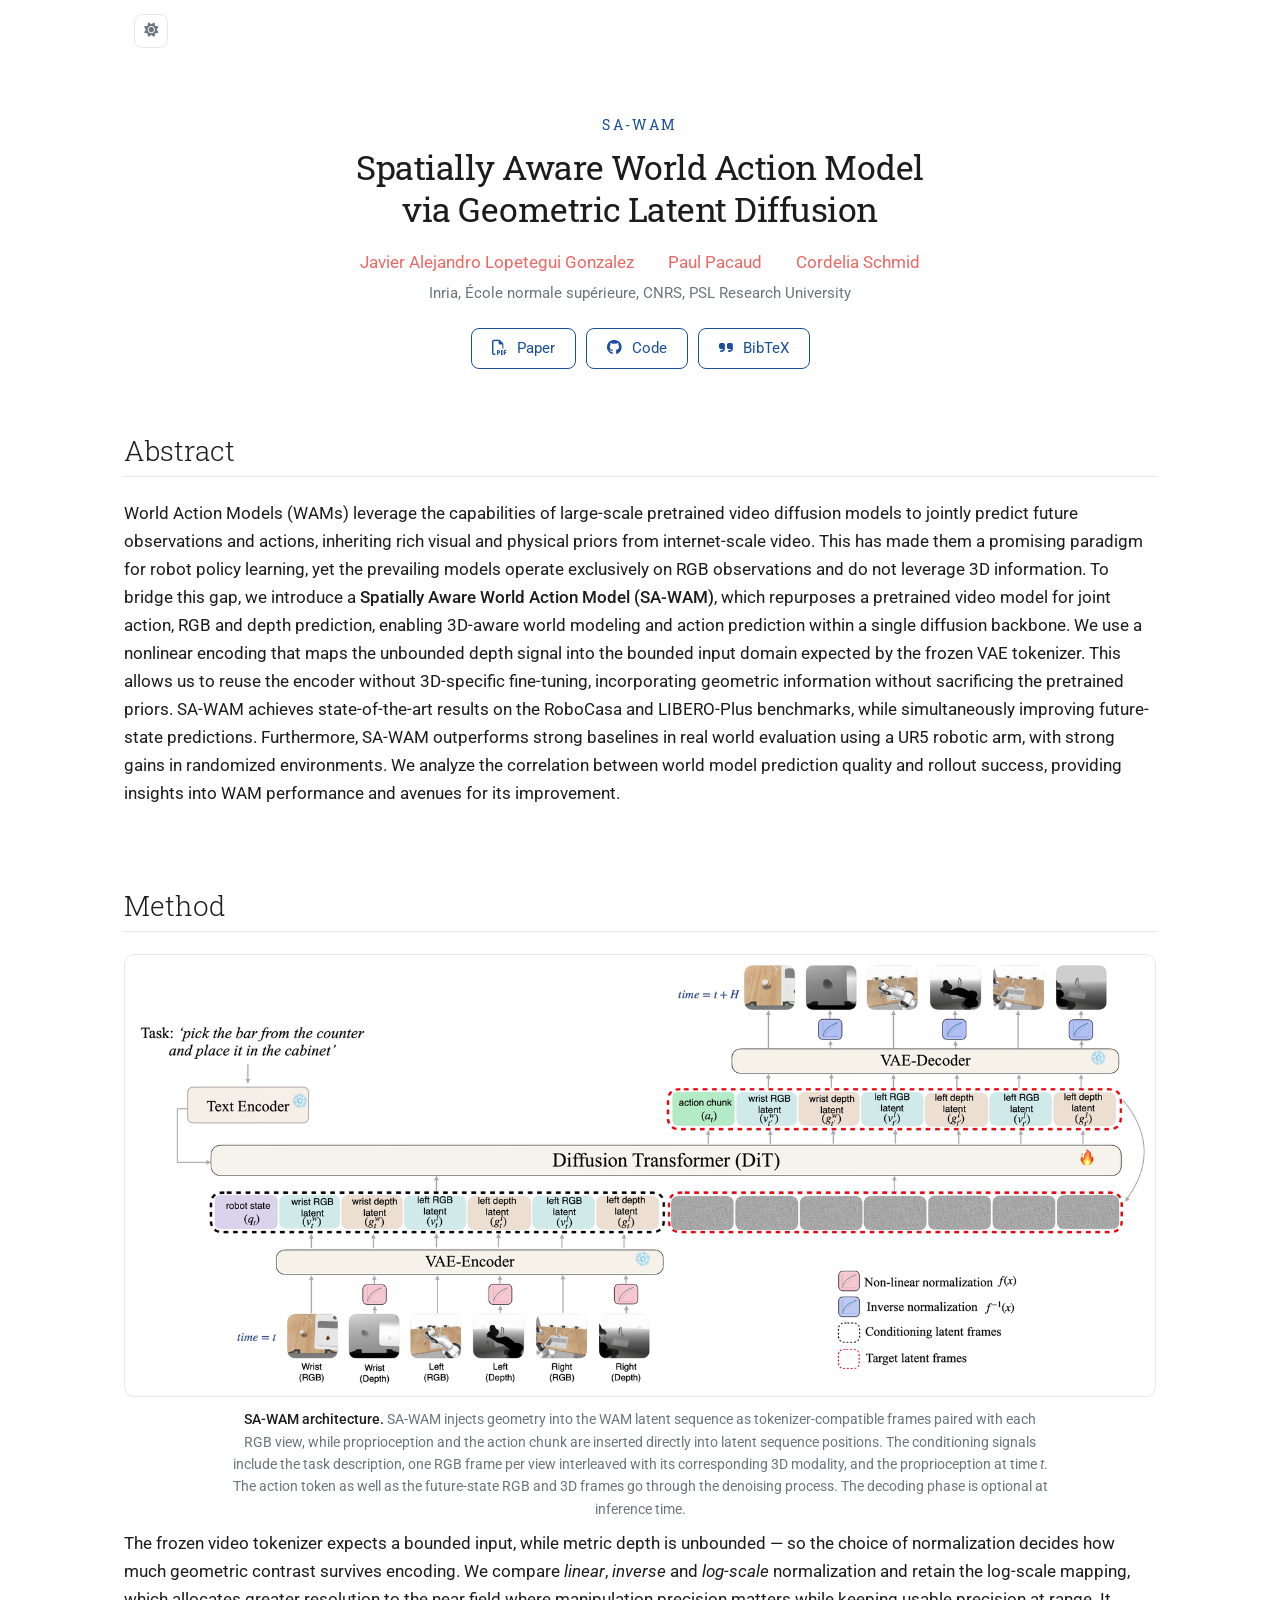
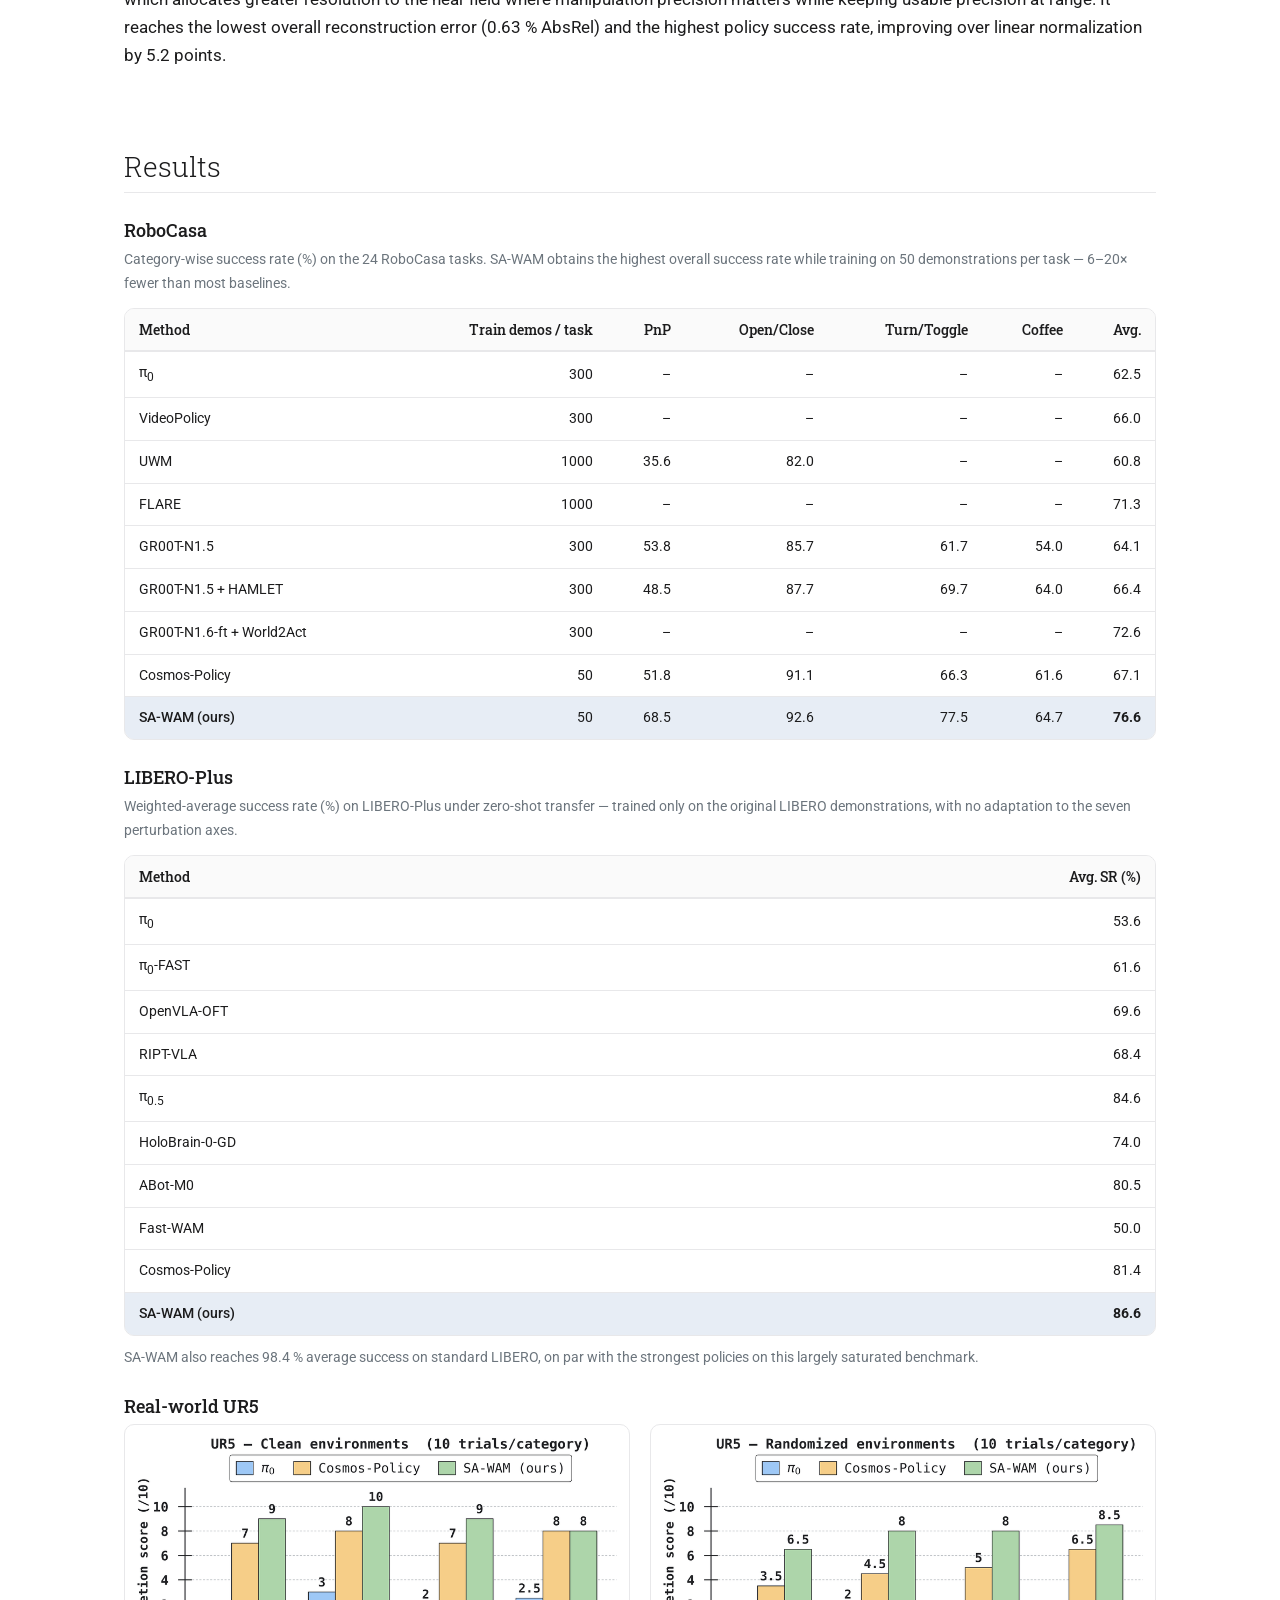
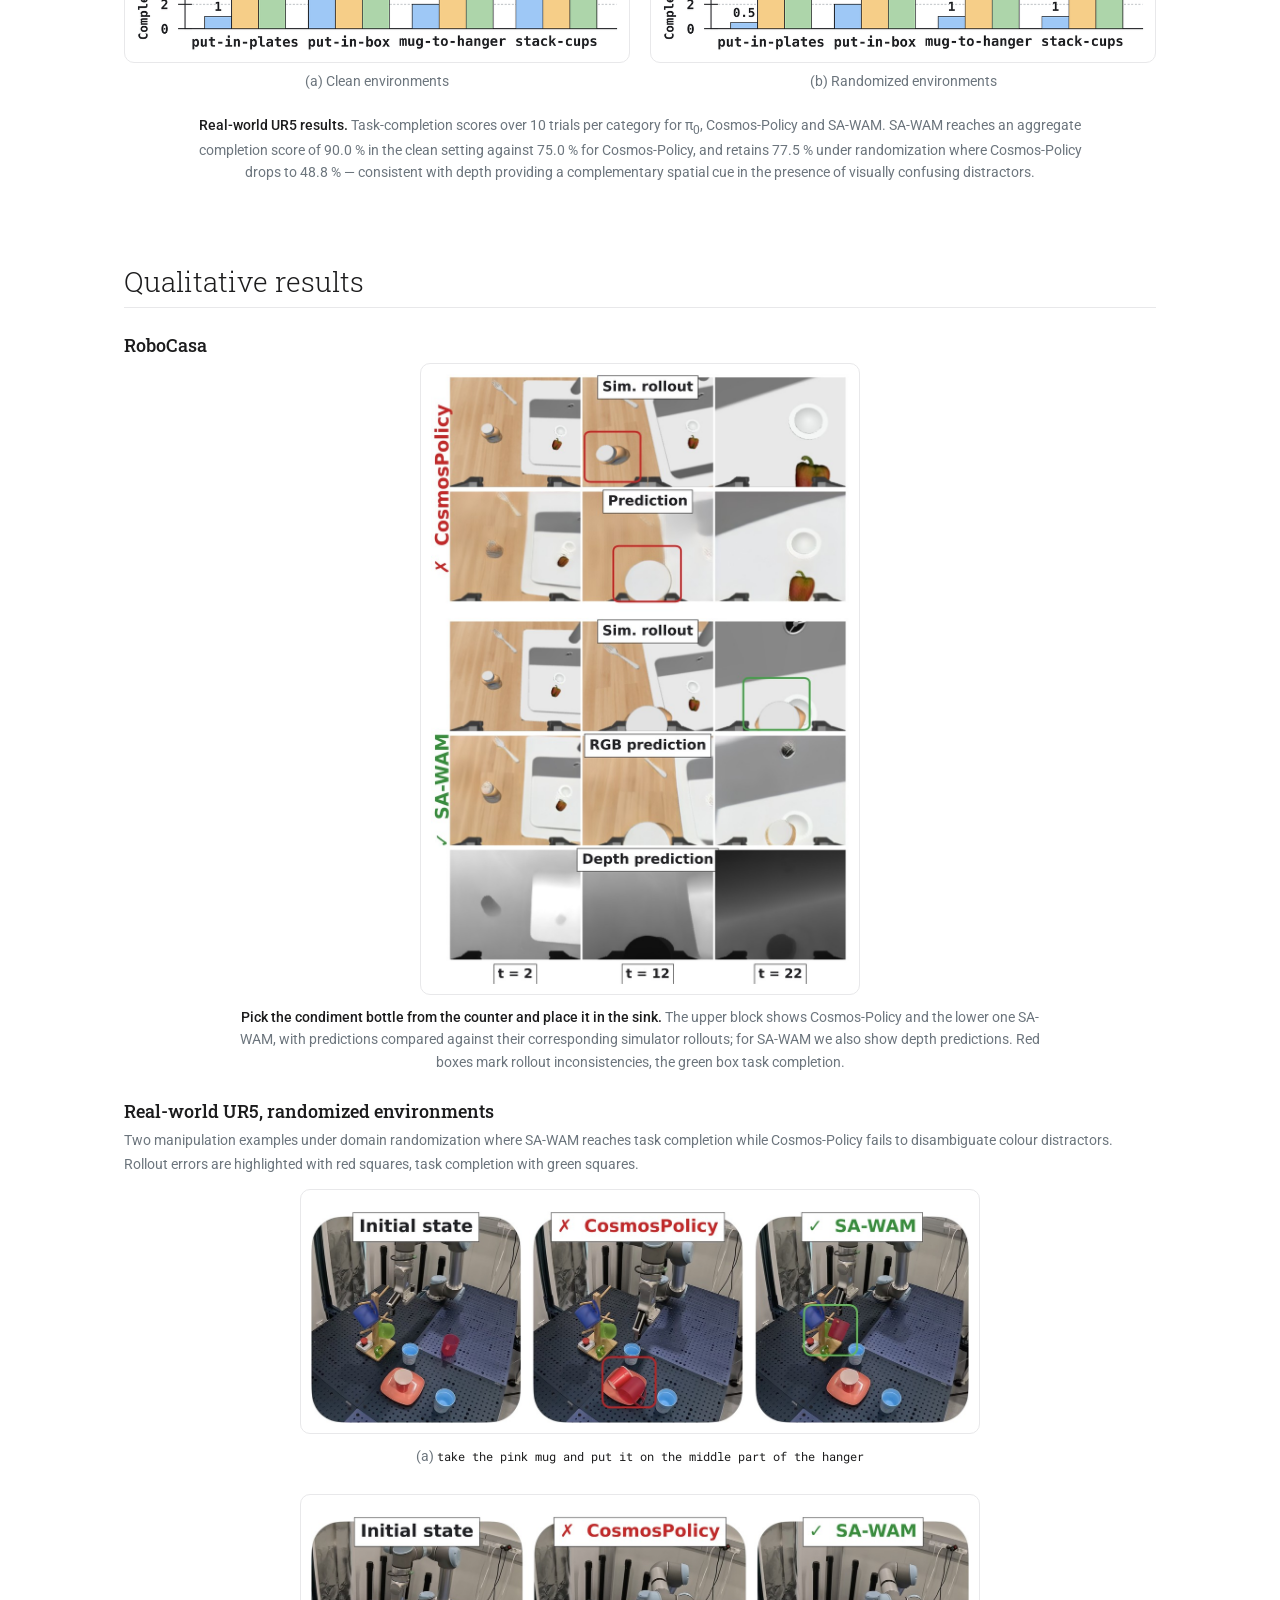
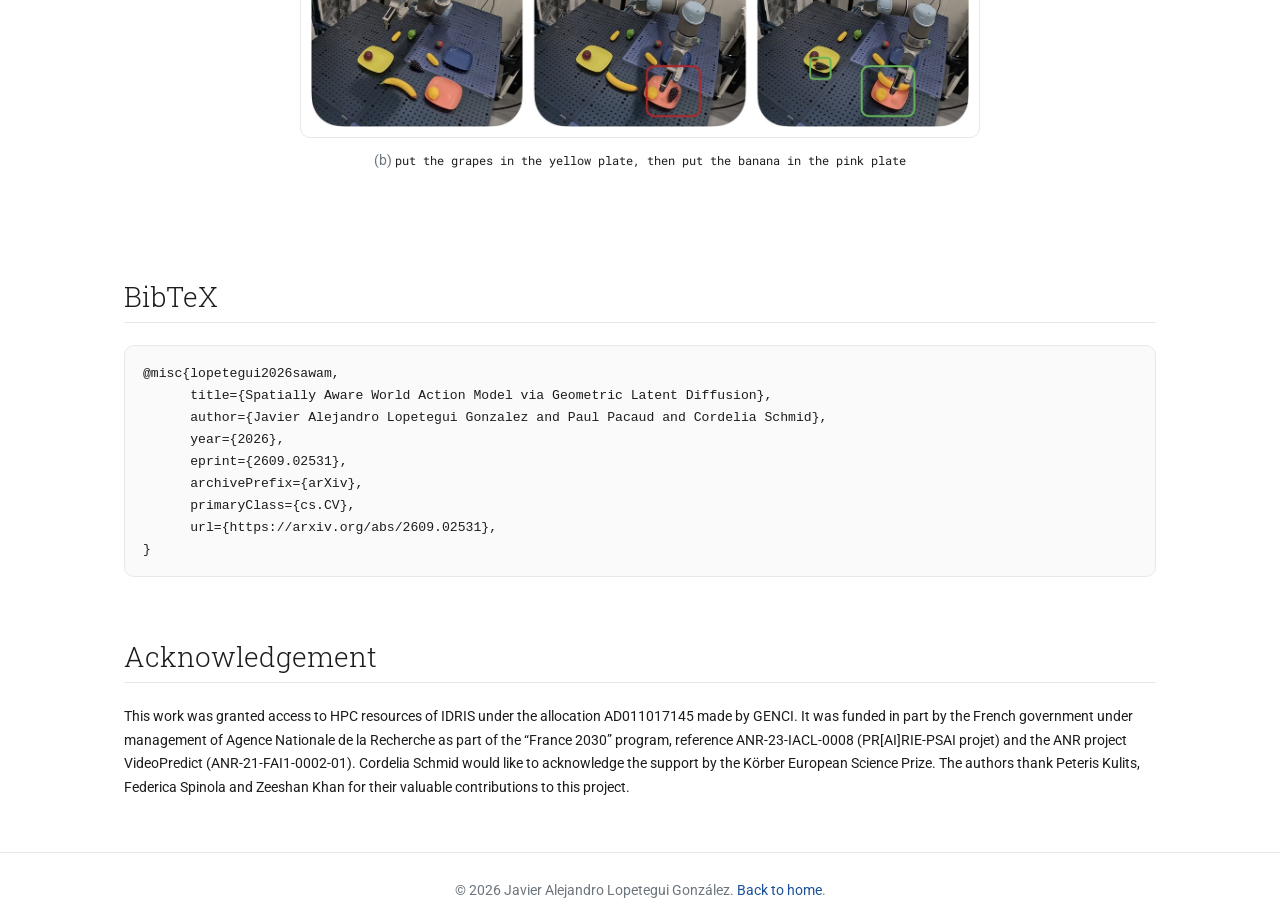
<file: projects/sa_wam.html>
<!DOCTYPE html>
<html lang="en">
<head>
  <meta charset="utf-8" />
  <meta name="viewport" content="width=device-width, initial-scale=1" />
  <title>SA-WAM</title>
  <meta name="description" content="Spatially Aware World Action Model via Geometric Latent Diffusion — injecting explicit depth into World Action Models for robot policy learning." />

  <meta property="og:title" content="SA-WAM: Spatially Aware World Action Model via Geometric Latent Diffusion" />
  <meta property="og:description" content="Injecting explicit depth into World Action Models for robot policy learning." />
  <meta property="og:type" content="website" />
  <meta property="og:url" content="https://jlopetegui98.github.io/projects/sa_wam.html" />
  <meta property="og:image" content="https://jlopetegui98.github.io/assets/img/sawam/teaser.png" />

  <link rel="icon" href="../assets/img/favicon.svg" type="image/svg+xml" />

  <link rel="preconnect" href="https://fonts.googleapis.com" />
  <link rel="preconnect" href="https://fonts.gstatic.com" crossorigin />
  <link href="https://fonts.googleapis.com/css2?family=Roboto+Slab:wght@300;400;500;700&family=Roboto:wght@300;400;500;700&family=Roboto+Mono:wght@400&display=swap" rel="stylesheet" />
  <link rel="stylesheet" href="https://cdn.jsdelivr.net/npm/@fortawesome/fontawesome-free@6.7.2/css/all.min.css" />

  <link rel="stylesheet" href="../assets/css/style.css?v=2" />
  <link rel="stylesheet" href="../assets/css/project.css?v=5" />

  <script>
    (function () {
      var t = localStorage.getItem("theme");
      if (!t) t = window.matchMedia("(prefers-color-scheme: dark)").matches ? "dark" : "light";
      document.documentElement.setAttribute("data-theme", t);
    })();
  </script>
</head>

<body>
  <header class="navbar" id="navbar">
    <div class="nav-inner">
      <nav class="nav-links" id="nav-links">
        <button class="theme-toggle" id="theme-toggle" aria-label="Toggle dark mode">
          <i class="fa-solid fa-sun icon-light"></i>
          <i class="fa-solid fa-moon icon-dark"></i>
        </button>
      </nav>
    </div>
  </header>

  <main>
    <!-- ══════════════════════════════ TITLE ══════════════════════════════ -->
    <section class="paper-head">
      <div class="container">
        <p class="paper-tag">SA-WAM</p>
        <h1 class="paper-title">Spatially Aware World Action Model<br />via Geometric Latent Diffusion</h1>

        <p class="paper-authors">
          <a href="../index.html">Javier Alejandro Lopetegui Gonzalez</a>
          <a href="https://paulpacaud.com/" target="_blank" rel="noopener">Paul Pacaud</a>
          <a href="https://cordeliaschmid.github.io/" target="_blank" rel="noopener">Cordelia Schmid</a>
        </p>
        <p class="paper-affil">Inria, École normale supérieure, CNRS, PSL Research University</p>

        <p class="paper-links">
          <a href="https://arxiv.org/abs/2609.02531" target="_blank" rel="noopener" class="btn btn-lg"><i class="fa-regular fa-file-pdf"></i> Paper</a>
          <a href="https://github.com/jlopetegui98/sa-wam" target="_blank" rel="noopener" class="btn btn-lg"><i class="fa-brands fa-github"></i> Code</a>
          <a href="#bibtex" class="btn btn-lg"><i class="fa-solid fa-quote-right"></i> BibTeX</a>
        </p>
      </div>
    </section>

    <!-- ══════════════════════════════ ABSTRACT ══════════════════════════════ -->
    <section id="abstract">
      <div class="container">
        <h2 class="section-title">Abstract</h2>
        <div class="prose">
          <p>
            World Action Models (WAMs) leverage the capabilities of large-scale pretrained video diffusion models
            to jointly predict future observations and actions, inheriting rich visual and physical priors from
            internet-scale video. This has made them a promising paradigm for robot policy learning, yet the
            prevailing models operate exclusively on RGB observations and do not leverage 3D information. To bridge
            this gap, we introduce a <strong>Spatially Aware World Action Model (SA-WAM)</strong>, which repurposes a
            pretrained video model for joint action, RGB and depth prediction, enabling 3D-aware world modeling and
            action prediction within a single diffusion backbone. We use a nonlinear encoding that maps the unbounded
            depth signal into the bounded input domain expected by the frozen VAE tokenizer. This allows us to reuse
            the encoder without 3D-specific fine-tuning, incorporating geometric information without sacrificing the
            pretrained priors. SA-WAM achieves state-of-the-art results on the RoboCasa and LIBERO-Plus benchmarks,
            while simultaneously improving future-state predictions. Furthermore, SA-WAM outperforms strong baselines
            in real world evaluation using a UR5 robotic arm, with strong gains in randomized environments. We analyze
            the correlation between world model prediction quality and rollout success, providing insights into WAM
            performance and avenues for its improvement.
          </p>
        </div>
      </div>
    </section>

    <!-- ══════════════════════════════ METHOD ══════════════════════════════ -->
    <section id="method">
      <div class="container">
        <h2 class="section-title">Method</h2>
        <figure class="fig">
          <img src="../assets/img/sawam/method.png" alt="SA-WAM architecture" />
          <figcaption>
            <strong>SA-WAM architecture.</strong> SA-WAM injects geometry into the WAM latent sequence as
            tokenizer-compatible frames paired with each RGB view, while proprioception and the action chunk are
            inserted directly into latent sequence positions. The conditioning signals include the task description,
            one RGB frame per view interleaved with its corresponding 3D modality, and the proprioception at time
            <em>t</em>. The action token as well as the future-state RGB and 3D frames go through the denoising
            process. The decoding phase is optional at inference time.
          </figcaption>
        </figure>

        <div class="prose">
          <p>
            The frozen video tokenizer expects a bounded input, while metric depth is unbounded — so the choice of
            normalization decides how much geometric contrast survives encoding. We compare <em>linear</em>,
            <em>inverse</em> and <em>log-scale</em> normalization and retain the log-scale mapping, which allocates
            greater resolution to the near field where manipulation precision matters while keeping usable precision
            at range. It reaches the lowest overall reconstruction error (0.63&nbsp;% AbsRel) and the highest policy
            success rate, improving over linear normalization by 5.2 points.
          </p>
        </div>
      </div>
    </section>

    <!-- ══════════════════════════════ RESULTS ══════════════════════════════ -->
    <section id="results">
      <div class="container">
        <h2 class="section-title">Results</h2>

        <h3 class="sub-title">RoboCasa</h3>
        <p class="table-caption">
          Category-wise success rate (%) on the 24 RoboCasa tasks. SA-WAM obtains the highest overall success rate
          while training on 50 demonstrations per task — 6–20× fewer than most baselines.
        </p>
        <div class="table-wrap">
          <table class="results">
            <thead>
              <tr>
                <th>Method</th><th>Train demos / task</th><th>PnP</th><th>Open/Close</th>
                <th>Turn/Toggle</th><th>Coffee</th><th>Avg.</th>
              </tr>
            </thead>
            <tbody>
              <tr><td>π<sub>0</sub></td><td>300</td><td>–</td><td>–</td><td>–</td><td>–</td><td>62.5</td></tr>
              <tr><td>VideoPolicy</td><td>300</td><td>–</td><td>–</td><td>–</td><td>–</td><td>66.0</td></tr>
              <tr><td>UWM</td><td>1000</td><td>35.6</td><td>82.0</td><td>–</td><td>–</td><td>60.8</td></tr>
              <tr><td>FLARE</td><td>1000</td><td>–</td><td>–</td><td>–</td><td>–</td><td>71.3</td></tr>
              <tr><td>GR00T-N1.5</td><td>300</td><td>53.8</td><td>85.7</td><td>61.7</td><td>54.0</td><td>64.1</td></tr>
              <tr><td>GR00T-N1.5 + HAMLET</td><td>300</td><td>48.5</td><td>87.7</td><td>69.7</td><td>64.0</td><td>66.4</td></tr>
              <tr><td>GR00T-N1.6-ft + World2Act</td><td>300</td><td>–</td><td>–</td><td>–</td><td>–</td><td>72.6</td></tr>
              <tr><td>Cosmos-Policy</td><td>50</td><td>51.8</td><td>91.1</td><td>66.3</td><td>61.6</td><td>67.1</td></tr>
              <tr class="ours">
                <td><strong>SA-WAM (ours)</strong></td><td>50</td><td>68.5</td><td>92.6</td>
                <td>77.5</td><td>64.7</td><td class="best">76.6</td>
              </tr>
            </tbody>
          </table>
        </div>

        <h3 class="sub-title">LIBERO-Plus</h3>
        <p class="table-caption">
          Weighted-average success rate (%) on LIBERO-Plus under zero-shot transfer — trained only on the original
          LIBERO demonstrations, with no adaptation to the seven perturbation axes.
        </p>
        <div class="table-wrap">
          <table class="results">
            <thead>
              <tr><th>Method</th><th>Avg. SR (%)</th></tr>
            </thead>
            <tbody>
              <tr><td>π<sub>0</sub></td><td>53.6</td></tr>
              <tr><td>π<sub>0</sub>-FAST</td><td>61.6</td></tr>
              <tr><td>OpenVLA-OFT</td><td>69.6</td></tr>
              <tr><td>RIPT-VLA</td><td>68.4</td></tr>
              <tr><td>π<sub>0.5</sub></td><td>84.6</td></tr>
              <tr><td>HoloBrain-0-GD</td><td>74.0</td></tr>
              <tr><td>ABot-M0</td><td>80.5</td></tr>
              <tr><td>Fast-WAM</td><td>50.0</td></tr>
              <tr><td>Cosmos-Policy</td><td>81.4</td></tr>
              <tr class="ours"><td><strong>SA-WAM (ours)</strong></td><td class="best">86.6</td></tr>
            </tbody>
          </table>
        </div>
        <p class="note">
          SA-WAM also reaches 98.4&nbsp;% average success on standard LIBERO, on par with the strongest policies on
          this largely saturated benchmark.
        </p>

        <h3 class="sub-title">Real-world UR5</h3>
        <div class="fig-pair">
          <figure class="fig">
            <img src="../assets/img/sawam/ur5_clean.png" alt="Task-completion scores on the real UR5 arm, clean environments" />
            <figcaption>(a) Clean environments</figcaption>
          </figure>
          <figure class="fig">
            <img src="../assets/img/sawam/ur5_randomized.png" alt="Task-completion scores on the real UR5 arm, randomized environments" />
            <figcaption>(b) Randomized environments</figcaption>
          </figure>
        </div>
        <p class="fig-note">
          <strong>Real-world UR5 results.</strong> Task-completion scores over 10 trials per category for
          π<sub>0</sub>, Cosmos-Policy and SA-WAM. SA-WAM reaches an aggregate completion score of 90.0&nbsp;% in
          the clean setting against 75.0&nbsp;% for Cosmos-Policy, and retains 77.5&nbsp;% under randomization
          where Cosmos-Policy drops to 48.8&nbsp;% — consistent with depth providing a complementary spatial cue
          in the presence of visually confusing distractors.
        </p>
      </div>
    </section>

    <!-- ══════════════════════════════ QUALITATIVE ══════════════════════════════ -->
    <section id="qualitative">
      <div class="container">
        <h2 class="section-title">Qualitative results</h2>

        <h3 class="sub-title">RoboCasa</h3>
        <figure class="fig fig-portrait">
          <img src="../assets/img/sawam/qual_robocasa.jpg" alt="RoboCasa pick-and-place rollouts and predictions for Cosmos-Policy and SA-WAM" />
          <figcaption>
            <strong>Pick the condiment bottle from the counter and place it in the sink.</strong> The upper block
            shows Cosmos-Policy and the lower one SA-WAM, with predictions compared against their corresponding
            simulator rollouts; for SA-WAM we also show depth predictions. Red boxes mark rollout inconsistencies,
            the green box task completion.
          </figcaption>
        </figure>

        <h3 class="sub-title">Real-world UR5, randomized environments</h3>
        <p class="table-caption">
          Two manipulation examples under domain randomization where SA-WAM reaches task completion while
          Cosmos-Policy fails to disambiguate colour distractors. Rollout errors are highlighted with red squares,
          task completion with green squares.
        </p>
        <figure class="fig fig-qual">
          <img src="../assets/img/sawam/qual_ur5_mug.jpg" alt="UR5 randomized example: take the pink mug and put it on the middle part of the hanger" />
          <figcaption>(a) <code>take the pink mug and put it on the middle part of the hanger</code></figcaption>
        </figure>
        <figure class="fig fig-qual">
          <img src="../assets/img/sawam/qual_ur5_grapes.jpg" alt="UR5 randomized example: put the grapes in the yellow plate, then put the banana in the pink plate" />
          <figcaption>(b) <code>put the grapes in the yellow plate, then put the banana in the pink plate</code></figcaption>
        </figure>
      </div>
    </section>

    <!-- ══════════════════════════════ BIBTEX ══════════════════════════════ -->
    <section id="bibtex">
      <div class="container">
        <h2 class="section-title">BibTeX</h2>
        <pre class="bibtex"><code>@misc{lopetegui2026sawam,
      title={Spatially Aware World Action Model via Geometric Latent Diffusion},
      author={Javier Alejandro Lopetegui Gonzalez and Paul Pacaud and Cordelia Schmid},
      year={2026},
      eprint={2609.02531},
      archivePrefix={arXiv},
      primaryClass={cs.CV},
      url={https://arxiv.org/abs/2609.02531},
}</code></pre>
      </div>
    </section>

    <!-- ══════════════════════════════ ACKNOWLEDGEMENT ══════════════════════════════ -->
    <section id="acknowledgement" class="tight">
      <div class="container">
        <h2 class="section-title">Acknowledgement</h2>
        <div class="prose">
          <p class="ack">
            This work was granted access to HPC resources of IDRIS under the allocation AD011017145 made by GENCI.
            It was funded in part by the French government under management of Agence Nationale de la Recherche as
            part of the “France 2030” program, reference ANR-23-IACL-0008 (PR[AI]RIE-PSAI projet) and the ANR project
            VideoPredict (ANR-21-FAI1-0002-01). Cordelia Schmid would like to acknowledge the support by the Körber
            European Science Prize. The authors thank Peteris Kulits, Federica Spinola and Zeeshan Khan for their
            valuable contributions to this project.
          </p>
        </div>
      </div>
    </section>
  </main>

  <footer class="footer">
    <div class="container">
      <p>© 2026 Javier Alejandro Lopetegui González. <a href="../index.html">Back to home</a>.</p>
    </div>
  </footer>

  <script src="../assets/js/main.js?v=2"></script>
</body>
</html>
</file>
<file: assets/css/style.css>
/* ============================================================================
   Javier Lopetegui — personal site
   Single-page layout, al-folio-inspired palette & typography.
   Change --accent below to re-skin the whole site.
   ========================================================================== */

:root {
  /* --- the one knob that matters ------------------------------------- */
  --accent:        #1a4f9c;          /* deep blue */
  --accent-soft:   rgba(26, 79, 156, 0.10);

  /* --- light theme ---------------------------------------------------- */
  --bg:            #ffffff;
  --bg-alt:        #fafafa;
  --text:          #1c1c1d;
  --text-muted:    #6c757d;
  --border:        #e8e8ea;
  --nav-bg:        rgba(255, 255, 255, 0.82);
  --shadow:        0 1px 3px rgba(0, 0, 0, 0.06);
  --shadow-hover:  0 6px 20px rgba(0, 0, 0, 0.09);

  --maxw:          1080px;
  --nav-h:         62px;
  --font-head:     "Roboto Slab", Georgia, serif;
  --font-body:     "Roboto", -apple-system, BlinkMacSystemFont, "Segoe UI", Helvetica, Arial, sans-serif;
}

:root[data-theme="dark"] {
  --accent:        #6fa8ff;
  --accent-soft:   rgba(111, 168, 255, 0.14);

  --bg:            #1c1c1d;
  --bg-alt:        #232325;
  --text:          #e6e6e6;
  --text-muted:    #9a9a9e;
  --border:        #313134;
  --nav-bg:        rgba(28, 28, 29, 0.82);
  --shadow:        0 1px 3px rgba(0, 0, 0, 0.4);
  --shadow-hover:  0 6px 20px rgba(0, 0, 0, 0.5);
}

/* ---------------------------------------------------------------- base -- */
* { box-sizing: border-box; }

html {
  scroll-behavior: smooth;
  -webkit-text-size-adjust: 100%;
}

body {
  margin: 0;
  font-family: var(--font-body);
  font-size: 17px;
  line-height: 1.65;
  color: var(--text);
  background: var(--bg);
  transition: background-color 0.25s ease, color 0.25s ease;
}

.container {
  max-width: var(--maxw);
  margin: 0 auto;
  padding: 0 24px;
}

a {
  color: var(--accent);
  text-decoration: none;
  transition: opacity 0.15s ease;
}
a:hover { opacity: 0.72; text-decoration: underline; }

h1, h2, h3 {
  font-family: var(--font-head);
  font-weight: 500;
  line-height: 1.25;
  margin: 0;
}

strong { font-weight: 500; }

section {
  padding: 40px 0;
  scroll-margin-top: calc(var(--nav-h) + 8px);
}

.section-title {
  font-size: 1.75rem;
  font-weight: 300;
  margin-bottom: 22px;
  padding-bottom: 8px;
  border-bottom: 1px solid var(--border);
}

/* -------------------------------------------------------------- navbar -- */
.navbar {
  position: sticky;
  top: 0;
  z-index: 100;
  height: var(--nav-h);
  background: var(--nav-bg);
  backdrop-filter: saturate(180%) blur(12px);
  -webkit-backdrop-filter: saturate(180%) blur(12px);
  border-bottom: 1px solid transparent;
  transition: border-color 0.2s ease, box-shadow 0.2s ease;
}
.navbar.scrolled {
  border-bottom-color: var(--border);
  box-shadow: var(--shadow);
}

.nav-inner {
  max-width: var(--maxw);
  height: 100%;
  margin: 0 auto;
  padding: 0 24px;
  display: flex;
  align-items: center;
  justify-content: space-between;
}

.nav-brand {
  font-family: var(--font-head);
  font-size: 1.15rem;
  font-weight: 500;
  color: var(--text);
  letter-spacing: -0.01em;
}
.nav-brand:hover { color: var(--accent); text-decoration: none; opacity: 1; }

.nav-links {
  display: flex;
  align-items: center;
  gap: 4px;
}

.nav-link {
  position: relative;
  padding: 6px 12px;
  border-radius: 6px;
  font-size: 0.95rem;
  color: var(--text-muted);
}
.nav-link:hover {
  color: var(--text);
  background: var(--bg-alt);
  text-decoration: none;
  opacity: 1;
}
.nav-link.active {
  color: var(--accent);
  background: var(--accent-soft);
}
.nav-cv {
  border: 1px solid var(--border);
  margin-left: 6px;
}

.theme-toggle {
  margin-left: 10px;
  width: 34px;
  height: 34px;
  display: grid;
  place-items: center;
  border: 1px solid var(--border);
  border-radius: 8px;
  background: transparent;
  color: var(--text-muted);
  cursor: pointer;
  font-size: 0.9rem;
  transition: color 0.15s ease, border-color 0.15s ease;
}
.theme-toggle:hover { color: var(--accent); border-color: var(--accent); }

:root[data-theme="light"] .icon-dark  { display: none; }
:root[data-theme="dark"]  .icon-light { display: none; }

.nav-toggle {
  display: none;
  border: 1px solid var(--border);
  border-radius: 8px;
  background: transparent;
  color: var(--text);
  width: 38px;
  height: 34px;
  cursor: pointer;
}

/* ---------------------------------------------------------------- hero -- */
.hero { padding: 56px 0 30px; }

.hero-grid {
  display: grid;
  grid-template-columns: 1fr 210px;
  gap: 46px;
  align-items: center;
}

.hero-greeting {
  margin: 0 0 2px;
  color: var(--text-muted);
  font-size: 1.05rem;
  letter-spacing: 0.02em;
}

.hero-name {
  font-size: 2.55rem;
  font-weight: 300;
  margin-bottom: 12px;
  letter-spacing: -0.02em;
}
.accent { color: var(--accent); font-weight: 500; }

.hero-tagline {
  margin: 0 0 14px;
  font-size: 1.08rem;
  color: var(--text);
}

.hero-blurb {
  margin: 0 0 20px;
  color: var(--text-muted);
  font-size: 1rem;
}

.hero-photo img {
  width: 100%;
  aspect-ratio: 1 / 1;
  object-fit: cover;
  border-radius: 50%;
  box-shadow: var(--shadow-hover);
}

/* ------------------------------------------------------------- socials -- */
.socials {
  display: flex;
  gap: 8px;
  list-style: none;
  margin: 0;
  padding: 0;
}
.socials a {
  display: grid;
  place-items: center;
  width: 40px;
  height: 40px;
  border: 1px solid var(--border);
  border-radius: 10px;
  color: var(--text-muted);
  font-size: 1.15rem;
  transition: all 0.18s ease;
}
.socials a:hover {
  color: #fff;
  background: var(--accent);
  border-color: var(--accent);
  transform: translateY(-2px);
  opacity: 1;
  text-decoration: none;
}

/* --------------------------------------------------------------- prose -- */
.prose p {
  margin: 0 0 15px;
  color: var(--text);
}
.prose p:last-child { margin-bottom: 0; }

/* ---------------------------------------------------------------- news -- */
.news-list {
  list-style: none;
  margin: 0;
  padding: 0;
}
.news-list li {
  display: grid;
  grid-template-columns: 96px 1fr;
  gap: 18px;
  padding: 11px 0;
  border-bottom: 1px dashed var(--border);
}
.news-list li:last-child { border-bottom: none; }

.news-date {
  font-family: var(--font-head);
  font-size: 0.88rem;
  color: var(--accent);
  padding-top: 2px;
  white-space: nowrap;
}
.news-text { font-size: 0.97rem; }

/* -------------------------------------------------------- publications -- */
.pub {
  display: grid;
  grid-template-columns: 380px 1fr;
  gap: 26px;
  align-items: start;
  padding: 22px;
  margin-bottom: 18px;
  border: 1px solid var(--border);
  border-radius: 12px;
  background: var(--bg-alt);
  transition: box-shadow 0.2s ease, transform 0.2s ease;
}
.pub:hover { box-shadow: var(--shadow-hover); transform: translateY(-2px); }


/* The figure spans the full width of the left column, flush with the top of
   the entry — no inset panel around it. */
.pub-preview { align-self: center; }

.pub-preview img {
  display: block;
  width: 100%;
  border-radius: 8px;
  border: 1px solid var(--border);
  background: #fff;
}

.pub-preview--text {
  display: grid;
  place-items: center;
  min-height: 110px;
  border: 1px solid var(--border);
  border-radius: 8px;
  background: var(--bg);
  font-family: var(--font-head);
  font-size: 1.05rem;
  color: var(--text-muted);
  text-align: center;
  line-height: 1.35;
}

.pub-title {
  font-size: 1.14rem;
  margin-bottom: 6px;
}
.pub-authors {
  margin: 0 0 3px;
  font-size: 0.95rem;
  color: var(--text);
}
.pub-venue {
  margin: 0 0 10px;
  font-size: 0.9rem;
  font-style: italic;
  color: var(--text-muted);
}
.pub-abstract {
  margin: 0 0 14px;
  font-size: 0.93rem;
  color: var(--text-muted);
}

.pub-links { margin: 0; display: flex; flex-wrap: wrap; gap: 8px; }

.btn {
  display: inline-block;
  padding: 3px 13px;
  font-size: 0.85rem;
  border: 1px solid var(--accent);
  border-radius: 6px;
  color: var(--accent);
  background: transparent;
  transition: all 0.15s ease;
}
.btn:hover {
  background: var(--accent);
  color: #fff;
  text-decoration: none;
  opacity: 1;
}

.pub-more {
  margin: 14px 0 0;
  font-size: 0.92rem;
  color: var(--text-muted);
}

/* ------------------------------------------------------------ teaching -- */
.teaching-list {
  list-style: none;
  margin: 0;
  padding: 0;
}
.teaching-list li {
  display: flex;
  justify-content: space-between;
  align-items: baseline;
  gap: 24px;
  padding: 14px 0;
  border-bottom: 1px dashed var(--border);
}
.teaching-list li:last-child { border-bottom: none; }

.teaching-main { display: flex; flex-direction: column; }
.teaching-course {
  font-family: var(--font-head);
  font-size: 1.02rem;
}
.teaching-meta {
  font-size: 0.9rem;
  color: var(--text-muted);
}
.teaching-date {
  font-size: 0.88rem;
  color: var(--accent);
  white-space: nowrap;
}

/* -------------------------------------------------------------- footer -- */
.footer {
  margin-top: 30px;
  padding: 26px 0;
  border-top: 1px solid var(--border);
  text-align: center;
}
.footer p {
  margin: 0;
  font-size: 0.85rem;
  color: var(--text-muted);
}

/* ---------------------------------------------------------- responsive -- */
@media (max-width: 820px) {
  body { font-size: 16px; }

  .nav-toggle { display: block; }

  .nav-links {
    position: absolute;
    top: var(--nav-h);
    left: 0;
    right: 0;
    flex-direction: column;
    align-items: stretch;
    gap: 2px;
    padding: 10px 18px 16px;
    background: var(--bg);
    border-bottom: 1px solid var(--border);
    box-shadow: var(--shadow);
    display: none;
  }
  .nav-links.open { display: flex; }
  .nav-link { padding: 10px 12px; }
  .theme-toggle { margin: 6px 0 0; width: 100%; }

  .hero { padding: 34px 0 20px; }
  .hero-grid {
    grid-template-columns: 1fr;
    gap: 26px;
  }
  .hero-photo {
    order: -1;
    max-width: 155px;
  }
  .hero-name { font-size: 2.05rem; }

  .pub { grid-template-columns: 1fr; gap: 16px; }
  .pub-preview { max-width: 320px; }

  .news-list li { grid-template-columns: 82px 1fr; gap: 12px; }

  .teaching-list li { flex-direction: column; gap: 4px; }
}

@media (prefers-reduced-motion: reduce) {
  html { scroll-behavior: auto; }
  * { transition: none !important; }
}
</file>
<file: assets/css/project.css>
/* ============================================================================
   project.css — extra styling for project pages (loaded after style.css).
   ========================================================================== */

.back-arrow { font-size: 0.8em; margin-right: 4px; }

/* ---------------------------------------------------------- title block -- */
.paper-head {
  padding: 52px 0 24px;
  text-align: center;
}

.paper-tag {
  margin: 0 0 10px;
  font-family: var(--font-head);
  font-size: 0.85rem;
  letter-spacing: 0.18em;
  text-transform: uppercase;
  color: var(--accent);
}

.paper-title {
  font-size: 2.15rem;
  font-weight: 400;
  line-height: 1.22;
  margin-bottom: 18px;
  letter-spacing: -0.015em;
}

.paper-authors {
  margin: 0 0 4px;
  font-size: 1.08rem;
  display: flex;
  justify-content: center;
  column-gap: 34px;
  row-gap: 4px;
  flex-wrap: wrap;
}
.paper-authors a { color: #eb6864; }
.paper-authors a:hover { color: #e12b27; text-decoration: none; opacity: 1; }

.paper-affil {
  margin: 0 0 22px;
  font-size: 0.95rem;
  color: var(--text-muted);
}

.paper-links {
  margin: 0;
  display: flex;
  flex-wrap: wrap;
  justify-content: center;
  gap: 10px;
}

.btn-lg {
  padding: 7px 20px;
  font-size: 0.95rem;
  border-radius: 8px;
}
.btn-lg i { margin-right: 6px; }

/* --------------------------------------------------------------- figures -- */
section.tight { padding: 22px 0; }

.fig {
  margin: 0 0 8px;
}

.fig img {
  display: block;
  width: 100%;
  border: 1px solid var(--border);
  border-radius: 10px;
  background: #fff;      /* the paper figures are drawn on white */
  padding: 10px;
}

.fig-narrow img {
  max-width: 640px;
  margin: 0 auto;
}

.fig figcaption {
  margin: 12px auto 0;
  max-width: 820px;
  font-size: 0.9rem;
  line-height: 1.55;
  color: var(--text-muted);
  text-align: center;
}
.fig figcaption strong { color: var(--text); }

/* two charts side by side under one shared note */
.fig-pair {
  display: grid;
  grid-template-columns: repeat(2, 1fr);
  gap: 20px;
  align-items: start;
}
.fig-pair .fig figcaption { font-size: 0.88rem; margin-top: 8px; }

.fig-note {
  margin: 14px auto 0;
  max-width: 900px;
  font-size: 0.9rem;
  line-height: 1.55;
  color: var(--text-muted);
  text-align: center;
}
.fig-note strong { color: var(--text); }

/* the RoboCasa qualitative figure is portrait — keep it from dominating */
.fig-portrait img {
  max-width: 440px;
  margin: 0 auto;
}

/* landscape qualitative figures */
.fig-qual img {
  max-width: 680px;
  margin: 0 auto;
}

.fig figcaption code {
  font-family: "Roboto Mono", ui-monospace, Menlo, monospace;
  font-size: 0.86em;
  color: var(--text);
}

section#qualitative .fig { margin-bottom: 26px; }

/* ---------------------------------------------------------------- tables -- */
.sub-title {
  font-family: var(--font-head);
  font-size: 1.15rem;
  font-weight: 500;
  margin: 26px 0 6px;
}

.table-caption {
  margin: 0 0 12px;
  font-size: 0.9rem;
  color: var(--text-muted);
}

.table-wrap {
  overflow-x: auto;                /* wide tables scroll, the page never does */
  border: 1px solid var(--border);
  border-radius: 10px;
}

table.results {
  width: 100%;
  border-collapse: collapse;
  font-size: 0.9rem;
  white-space: nowrap;
}

table.results th,
table.results td {
  padding: 9px 14px;
  text-align: right;
  border-bottom: 1px solid var(--border);
}
table.results th:first-child,
table.results td:first-child {
  text-align: left;
}

table.results thead th {
  font-family: var(--font-head);
  font-weight: 500;
  color: var(--text);
  background: var(--bg-alt);
  border-bottom: 2px solid var(--border);
}
table.results thead th.ours-h { color: var(--accent); }

table.results tbody tr:last-child td { border-bottom: none; }
table.results tr.ours { background: var(--accent-soft); }
table.results td.best { font-weight: 700; color: var(--text); }
table.results tr.ours td { color: var(--text); }

.note {
  margin: 10px 0 0;
  font-size: 0.88rem;
  color: var(--text-muted);
}

/* ---------------------------------------------------------------- bibtex -- */
.bibtex {
  margin: 0;
  padding: 16px 18px;
  overflow-x: auto;
  border: 1px solid var(--border);
  border-radius: 10px;
  background: var(--bg-alt);
  font-family: "Roboto Mono", ui-monospace, SFMono-Regular, Menlo, monospace;
  font-size: 0.82rem;
  line-height: 1.6;
  color: var(--text);
}

.ack { font-size: 0.9rem; color: var(--text-muted); }

/* ------------------------------------------------------------ responsive -- */
@media (max-width: 820px) {
  .paper-head { padding: 34px 0 16px; }
  .paper-title { font-size: 1.6rem; }
  .paper-authors { font-size: 1rem; }
  .fig-pair { grid-template-columns: 1fr; gap: 22px; }
  .fig img { padding: 6px; }
}
</file>
